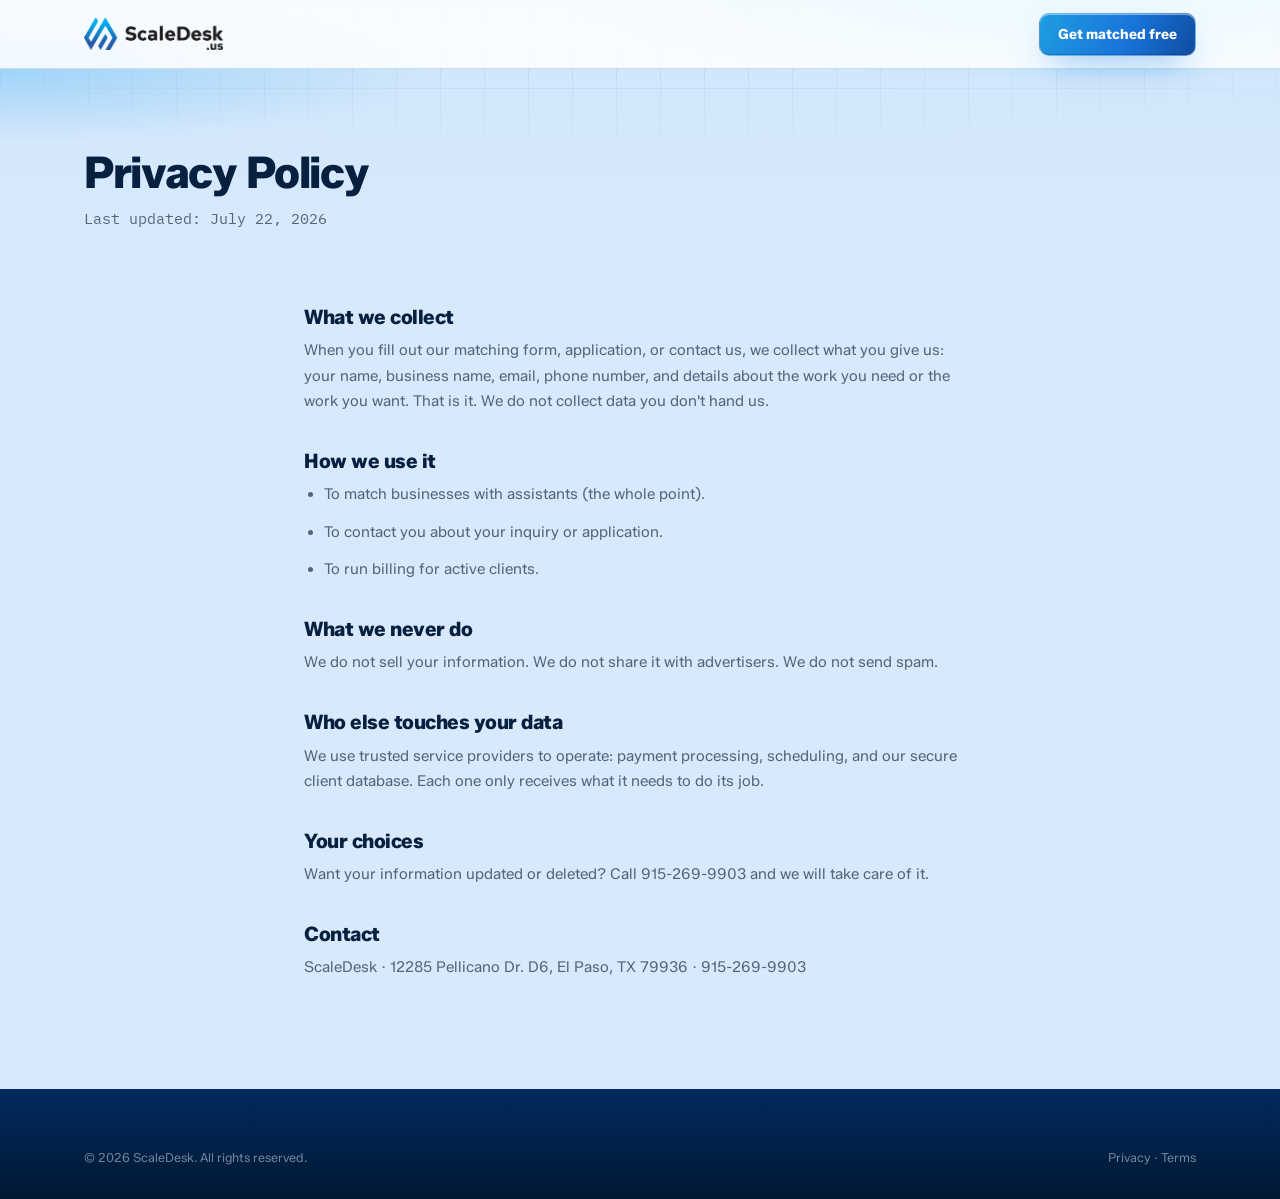
<file: privacy.html>
<!DOCTYPE html>
<html lang="en">
<head>
<meta charset="UTF-8">
<meta name="viewport" content="width=device-width, initial-scale=1.0">
<title>Privacy Policy | ScaleDesk</title>
<meta name="description" content="How ScaleDesk collects, uses, and protects your information.">
<meta name="robots" content="noindex,follow">
<link rel="icon" type="image/png" href="assets/favicon.png">
<link rel="preconnect" href="https://fonts.googleapis.com">
<link rel="preconnect" href="https://fonts.gstatic.com" crossorigin>
<link href="https://fonts.googleapis.com/css2?family=Zalando+Sans:ital,wght@0,400;0,500;0,600;0,700;0,800&family=IBM+Plex+Mono:wght@400;500&display=swap" rel="stylesheet">
<link rel="stylesheet" href="css/site.css?v=2">
<style>.legal-body{max-width:720px} .legal-body h2{font-size:20px;margin:36px 0 10px} .legal-body p,.legal-body li{color:var(--muted);font-size:15px;line-height:1.7;margin-bottom:12px} .legal-body ul{padding-left:20px}</style>
</head>
<body>
<header class="nav scrolled">
  <div class="nav-in">
    <a class="nav-logo" href="index.html"><img src="assets/logo-black.png" alt="ScaleDesk.us"></a>
    <a class="btn btn-primary btn-sm" href="https://app.scaledesk.us/get-matched">Get matched free</a>
  </div>
</header>
<main>
<section class="phero" style="padding-bottom:0"><div class="hero-bg"></div><div class="wrap"><h1 style="font-size:clamp(30px,4vw,44px)">Privacy Policy</h1>
<p class="lead" style="margin-top:10px;font-size:15px;font-family:var(--mono)">Last updated: July 22, 2026</p></div></section>
<section style="padding-top:40px"><div class="wrap legal-body">
<h2>What we collect</h2>
<p>When you fill out our matching form, application, or contact us, we collect what you give us: your name, business name, email, phone number, and details about the work you need or the work you want. That is it. We do not collect data you don't hand us.</p>
<h2>How we use it</h2>
<ul><li>To match businesses with assistants (the whole point).</li><li>To contact you about your inquiry or application.</li><li>To run billing for active clients.</li></ul>
<h2>What we never do</h2>
<p>We do not sell your information. We do not share it with advertisers. We do not send spam.</p>
<h2>Who else touches your data</h2>
<p>We use trusted service providers to operate: payment processing, scheduling, and our secure client database. Each one only receives what it needs to do its job.</p>
<h2>Your choices</h2>
<p>Want your information updated or deleted? Call 915-269-9903 and we will take care of it.</p>
<h2>Contact</h2>
<p>ScaleDesk · 12285 Pellicano Dr. D6, El Paso, TX 79936 · 915-269-9903</p>
</div></section>
</main>
<footer>
  <div class="wrap legal" style="border:0;margin-top:0;padding-top:0">
    <span>© 2026 ScaleDesk. All rights reserved.</span>
    <span><a href="privacy.html">Privacy</a> · <a href="terms.html">Terms</a></span>
  </div>
</footer>
</body>
</html>
</file>
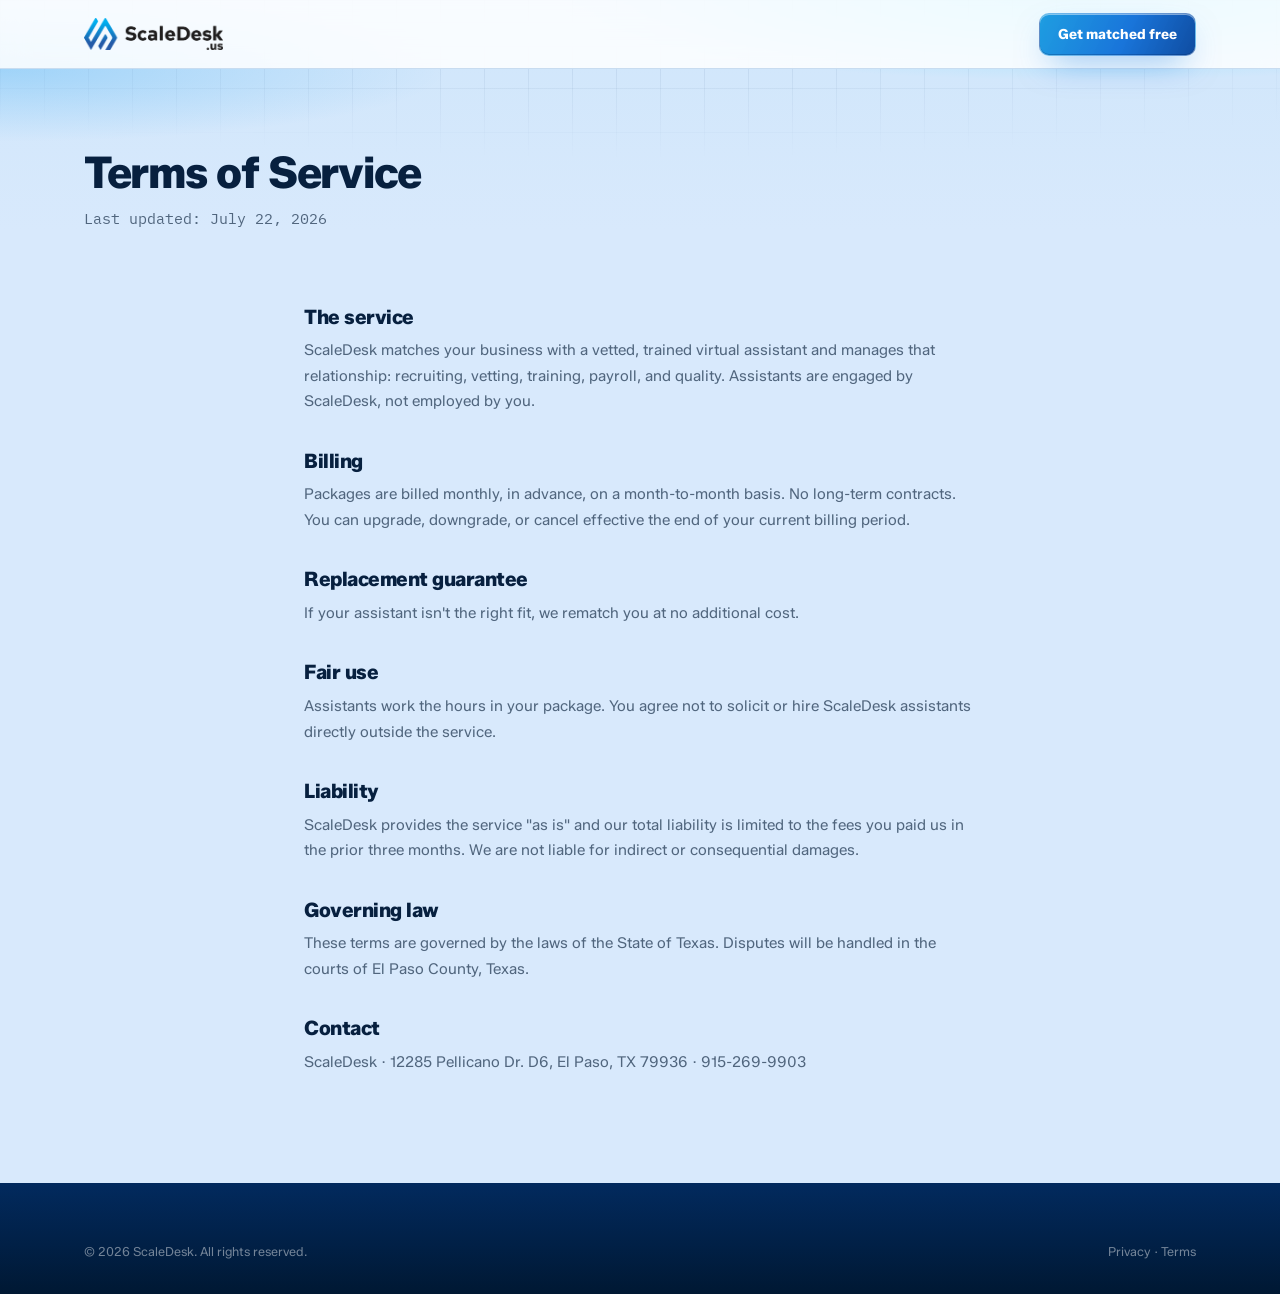
<file: terms.html>
<!DOCTYPE html>
<html lang="en">
<head>
<meta charset="UTF-8">
<meta name="viewport" content="width=device-width, initial-scale=1.0">
<title>Terms of Service | ScaleDesk</title>
<meta name="description" content="The terms that govern ScaleDesk's virtual assistant service.">
<meta name="robots" content="noindex,follow">
<link rel="icon" type="image/png" href="assets/favicon.png">
<link rel="preconnect" href="https://fonts.googleapis.com">
<link rel="preconnect" href="https://fonts.gstatic.com" crossorigin>
<link href="https://fonts.googleapis.com/css2?family=Zalando+Sans:ital,wght@0,400;0,500;0,600;0,700;0,800&family=IBM+Plex+Mono:wght@400;500&display=swap" rel="stylesheet">
<link rel="stylesheet" href="css/site.css?v=2">
<style>.legal-body{max-width:720px} .legal-body h2{font-size:20px;margin:36px 0 10px} .legal-body p,.legal-body li{color:var(--muted);font-size:15px;line-height:1.7;margin-bottom:12px} .legal-body ul{padding-left:20px}</style>
</head>
<body>
<header class="nav scrolled">
  <div class="nav-in">
    <a class="nav-logo" href="index.html"><img src="assets/logo-black.png" alt="ScaleDesk.us"></a>
    <a class="btn btn-primary btn-sm" href="https://app.scaledesk.us/get-matched">Get matched free</a>
  </div>
</header>
<main>
<section class="phero" style="padding-bottom:0"><div class="hero-bg"></div><div class="wrap"><h1 style="font-size:clamp(30px,4vw,44px)">Terms of Service</h1>
<p class="lead" style="margin-top:10px;font-size:15px;font-family:var(--mono)">Last updated: July 22, 2026</p></div></section>
<section style="padding-top:40px"><div class="wrap legal-body">
<h2>The service</h2>
<p>ScaleDesk matches your business with a vetted, trained virtual assistant and manages that relationship: recruiting, vetting, training, payroll, and quality. Assistants are engaged by ScaleDesk, not employed by you.</p>
<h2>Billing</h2>
<p>Packages are billed monthly, in advance, on a month-to-month basis. No long-term contracts. You can upgrade, downgrade, or cancel effective the end of your current billing period.</p>
<h2>Replacement guarantee</h2>
<p>If your assistant isn't the right fit, we rematch you at no additional cost.</p>
<h2>Fair use</h2>
<p>Assistants work the hours in your package. You agree not to solicit or hire ScaleDesk assistants directly outside the service.</p>
<h2>Liability</h2>
<p>ScaleDesk provides the service "as is" and our total liability is limited to the fees you paid us in the prior three months. We are not liable for indirect or consequential damages.</p>
<h2>Governing law</h2>
<p>These terms are governed by the laws of the State of Texas. Disputes will be handled in the courts of El Paso County, Texas.</p>
<h2>Contact</h2>
<p>ScaleDesk · 12285 Pellicano Dr. D6, El Paso, TX 79936 · 915-269-9903</p>
</div></section>
</main>
<footer>
  <div class="wrap legal" style="border:0;margin-top:0;padding-top:0">
    <span>© 2026 ScaleDesk. All rights reserved.</span>
    <span><a href="privacy.html">Privacy</a> · <a href="terms.html">Terms</a></span>
  </div>
</footer>
</body>
</html>
</file>
<file: css/site.css>
/* ScaleDesk — light, welcoming, action-first. Brand: Zalando Sans, #00d2ff→#00419b, 30.3° geometry. */
:root{
  --mono:"IBM Plex Mono",ui-monospace,monospace;
  --bg:#d8e9fc;
  --surface:#ffffff;
  --ink:#07203f;
  --muted:#51667e;
  --faint:#8ba0b5;
  --cyan:#00d2ff;
  --blue:#0066d6;
  --deep:#00419b;
  --flame:#ff9100;
  --tint:#e2f2ff;
  --line:#c8dcf0;
  --grad:linear-gradient(115deg,#00d2ff,#0066d6 55%,#00419b);
  --grad-soft:linear-gradient(115deg,rgba(0,210,255,.14),rgba(0,102,214,.10) 55%,rgba(0,65,155,.08));
  --green:#008c37;
  --lime:#b4ff37;
  --grad-green:linear-gradient(115deg,#35d05f,#008c37);
  --shadow:0 24px 60px -28px rgba(0,80,180,.22);
  --shadow-sm:0 10px 30px -14px rgba(0,80,180,.18);
  --r:18px;
  --ease:cubic-bezier(.2,.7,.2,1);
}
*{margin:0;padding:0;box-sizing:border-box}
html{scroll-behavior:smooth}
body{
  font-family:"Zalando Sans","Inter",system-ui,sans-serif;
  background:var(--bg);color:var(--ink);
  -webkit-font-smoothing:antialiased;
  overflow-x:hidden;
  line-height:1.5;
}
img{max-width:100%;display:block}
a{color:inherit;text-decoration:none}
::selection{background:var(--cyan);color:#00294f}

.wrap{max-width:1160px;margin:0 auto;padding:0 24px}
section{padding:96px 0}
@media(max-width:768px){section{padding:64px 0}}

/* ---------- type ---------- */
h1{font-size:clamp(36px,4.6vw,56px);font-weight:800;letter-spacing:-.03em;line-height:1.06}
h2{font-size:clamp(28px,3.6vw,42px);font-weight:800;letter-spacing:-.025em;line-height:1.08}
h3{font-size:19px;font-weight:700}
.lead{font-size:18px;color:var(--muted);line-height:1.6}
.grad-text{background:var(--grad);-webkit-background-clip:text;background-clip:text;color:transparent}
.grad-text .w>i{background:var(--grad);-webkit-background-clip:text;background-clip:text;color:transparent}
.flame{color:var(--flame)}

/* ---------- nav ---------- */
.nav{position:fixed;top:0;left:0;right:0;z-index:50;transition:background .3s,box-shadow .3s,border-color .3s;border-bottom:1px solid transparent}
.nav.scrolled{background:rgba(255,255,255,.85);backdrop-filter:blur(14px);border-color:var(--line)}
.nav-in{max-width:1160px;margin:0 auto;padding:0 24px;height:68px;display:flex;align-items:center;justify-content:space-between;gap:16px}
.nav-logo img{height:32px;width:auto}
.nav-links{display:flex;gap:28px;font-size:14.5px;font-weight:600;color:var(--muted)}
.nav-links a{transition:color .2s;padding:6px 0;position:relative}
.nav-links a:hover,.nav-links a.active{color:var(--ink)}
.nav-links a.active::after{content:"";position:absolute;left:0;right:0;bottom:-2px;height:2px;border-radius:2px;background:var(--grad)}
@media(max-width:900px){.nav-links{display:none}}
.nav-burger{display:none;background:none;border:0;cursor:pointer;padding:8px}
.nav-burger span{display:block;width:22px;height:2px;background:var(--ink);margin:5px 0;border-radius:2px;transition:.25s}
@media(max-width:900px){.nav-burger{display:block}}
.nav-mobile{display:none;position:fixed;top:68px;left:0;right:0;z-index:49;background:#fff;border-bottom:1px solid var(--line);padding:12px 24px 20px;box-shadow:var(--shadow-sm)}
.nav-mobile.open{display:block}
.nav-mobile a{display:block;padding:12px 4px;font-weight:600;border-bottom:1px solid var(--line)}
.nav-mobile a:last-child{border:0}

/* ---------- buttons ---------- */
.btn{display:inline-flex;align-items:center;justify-content:center;gap:8px;font-weight:700;font-size:15px;border-radius:12px;padding:14px 26px;cursor:pointer;border:0;transition:transform .2s var(--ease),box-shadow .2s,filter .2s;white-space:nowrap}
.btn:active{transform:scale(.98)}
.btn-primary{background:linear-gradient(115deg,rgba(0,144,221,.88),rgba(0,102,214,.9) 55%,rgba(0,65,155,.94));color:#fff;
  backdrop-filter:blur(12px) saturate(160%);-webkit-backdrop-filter:blur(12px) saturate(160%);
  border:1px solid rgba(255,255,255,.35);
  box-shadow:inset 0 1px 0 rgba(255,255,255,.45),inset 0 -1px 0 rgba(0,30,80,.25),0 14px 34px -12px rgba(0,110,220,.55)}
.btn-primary:hover{transform:translateY(-2px);filter:brightness(1.07);box-shadow:inset 0 1px 0 rgba(255,255,255,.5),0 20px 44px -12px rgba(0,110,220,.6)}
.btn-ghost{background:rgba(255,255,255,.5);color:var(--ink);border:1px solid rgba(255,255,255,.75);
  backdrop-filter:blur(12px) saturate(140%);-webkit-backdrop-filter:blur(12px) saturate(140%);
  box-shadow:inset 0 1px 0 rgba(255,255,255,.8),0 8px 24px -12px rgba(0,80,180,.25)}
.btn-ghost:hover{border-color:rgba(0,102,214,.5);background:rgba(255,255,255,.7);transform:translateY(-2px)}
.btn-white{background:rgba(255,255,255,.2);color:#fff;border:1px solid rgba(255,255,255,.5);
  backdrop-filter:blur(12px) saturate(150%);-webkit-backdrop-filter:blur(12px) saturate(150%);
  box-shadow:inset 0 1px 0 rgba(255,255,255,.55),0 10px 30px -12px rgba(0,20,60,.4)}
.btn-white:hover{transform:translateY(-2px);background:rgba(255,255,255,.3)}
.btn-green{background:linear-gradient(115deg,rgba(18,162,74,.9),rgba(0,112,44,.94));color:#fff;
  backdrop-filter:blur(12px) saturate(160%);-webkit-backdrop-filter:blur(12px) saturate(160%);
  border:1px solid rgba(255,255,255,.35);
  box-shadow:inset 0 1px 0 rgba(255,255,255,.45),0 14px 34px -12px rgba(0,140,55,.5)}
.btn-green:hover{transform:translateY(-2px);filter:brightness(1.06)}
@media(prefers-reduced-transparency:reduce){
  .btn-primary{background:linear-gradient(115deg,#0090dd,#0066d6 55%,#00419b);backdrop-filter:none;-webkit-backdrop-filter:none}
  .btn-ghost{background:#fff;backdrop-filter:none;-webkit-backdrop-filter:none}
  .btn-white{background:#fff;color:var(--deep);backdrop-filter:none;-webkit-backdrop-filter:none}
  .btn-green{background:linear-gradient(115deg,#12a24a,#00702c);backdrop-filter:none;-webkit-backdrop-filter:none}
}
.btn-sm{padding:10px 18px;font-size:14px;border-radius:10px}

/* ---------- hero ---------- */
.hero{position:relative;padding:150px 0 80px;overflow:hidden}
@media(max-width:768px){.hero{padding:120px 0 56px}}
.hero-bg{position:absolute;inset:0;z-index:-1;background:
  radial-gradient(60% 50% at 85% 0%,rgba(0,210,255,.38),transparent 70%),
  radial-gradient(50% 45% at 0% 30%,rgba(0,150,240,.24),transparent 70%),
  linear-gradient(180deg,#cfe6fb,var(--bg))}
.hero-beam{position:absolute;z-index:-1;top:-10%;right:8%;width:220px;height:130%;transform:rotate(30.3deg);background:linear-gradient(180deg,rgba(0,210,255,.12),rgba(0,65,155,.05) 60%,transparent);border-radius:60px;pointer-events:none}
@media(max-width:900px){.hero-beam{display:none}}
.hero-grid{display:grid;grid-template-columns:1.05fr .95fr;gap:56px;align-items:center}
@media(max-width:900px){.hero-grid{grid-template-columns:1fr;gap:40px}}
.hero .lead{max-width:440px;margin-top:20px}
.hero-ctas{display:flex;flex-wrap:wrap;gap:14px;margin-top:30px}

/* stat strip: full-width band */
.statband{border-top:1px solid rgba(0,102,214,.22);border-bottom:1px solid rgba(0,102,214,.22);background:rgba(255,255,255,.45);backdrop-filter:blur(8px);-webkit-backdrop-filter:blur(8px)}
.stats{display:flex;gap:28px;flex-wrap:wrap;justify-content:space-between;padding:36px 0}
.stats b{display:block;font-size:clamp(30px,3.6vw,46px);font-weight:800;letter-spacing:-.02em;font-variant-numeric:tabular-nums}
.stats span{font-size:12.5px;color:var(--muted);font-family:var(--mono);letter-spacing:.05em}

/* ---------- matcher card ---------- */
.matcher{background:#fff;border:1px solid var(--line);border-radius:16px;padding:26px;box-shadow:var(--shadow);position:relative}
.matcher-head{display:flex;align-items:center;justify-content:space-between;margin-bottom:16px}
.matcher-head .t{font-weight:700;font-size:15px;display:flex;align-items:center;gap:8px}
.matcher-head .dot{width:8px;height:8px;border-radius:50%;background:var(--cyan);box-shadow:0 0 0 4px rgba(0,210,255,.18);animation:pulse 2s infinite}
@keyframes pulse{50%{box-shadow:0 0 0 7px rgba(0,210,255,.08)}}
.matcher-head .s{font-size:11px;color:var(--faint);font-weight:500;font-family:var(--mono);letter-spacing:.04em}
.mbars{display:flex;gap:6px;margin-bottom:20px}
.mbars i{height:4px;flex:1;border-radius:4px;background:var(--line);transition:background .3s}
.mbars i.on{background:var(--grad)}
.mq{font-weight:700;font-size:15.5px;margin-bottom:14px}
.chips{display:grid;grid-template-columns:1fr 1fr;gap:10px}
.chips.rows{grid-template-columns:1fr}
.chip{border:1px solid var(--line);background:#fff;border-radius:10px;padding:13px 14px;font-size:14px;font-weight:600;color:var(--ink);text-align:left;cursor:pointer;transition:.18s;font-family:inherit;display:flex;justify-content:space-between;align-items:center;gap:8px}
.chip:hover{border-color:var(--cyan);background:var(--tint)}
.chip.on{border-color:var(--blue);background:var(--tint);box-shadow:0 0 0 1px var(--blue) inset}
.chip small{color:var(--faint);font-weight:600}
.mhint{font-size:11.5px;color:var(--faint);margin-top:10px;font-family:var(--mono)}
.mnav{display:flex;justify-content:space-between;align-items:center;margin-top:20px}
.mback{background:none;border:0;font-family:inherit;font-weight:600;font-size:14px;color:var(--faint);cursor:pointer;transition:color .2s}
.mback:hover{color:var(--ink)}
.mback.hide{visibility:hidden}
.mnext{opacity:.4;pointer-events:none}
.mnext.ok{opacity:1;pointer-events:auto}
.mdone{text-align:center;padding:8px 4px}
.mdone .ok-ic{width:54px;height:54px;border-radius:18px;background:var(--grad);display:flex;align-items:center;justify-content:center;margin:0 auto 16px}
.mdone p.big{font-weight:800;font-size:19px}
.mdone p.sum{color:var(--muted);font-size:14px;margin-top:8px;line-height:1.55}
.mdone .plan{display:inline-flex;margin-top:14px;padding:8px 18px;border-radius:8px;background:var(--tint);color:var(--blue);font-weight:700;font-size:13.5px;border:1px solid rgba(0,102,214,.25)}
.mdone .btn{width:100%;margin-top:18px}
.mreset{background:none;border:0;font-family:inherit;font-size:12.5px;color:var(--faint);cursor:pointer;margin-top:12px}
.mreset:hover{color:var(--ink)}
.mpanel{animation:panelIn .32s var(--ease)}
@keyframes panelIn{from{opacity:0;transform:translateY(10px)}to{opacity:1;transform:none}}
[hidden]{display:none !important}

/* ---------- eyebrow chip ---------- */
.eyebrow{display:inline-flex;align-items:center;gap:9px;font-family:var(--mono);font-size:11px;font-weight:500;letter-spacing:.18em;color:var(--deep);background:rgba(255,255,255,.55);border:1px solid rgba(0,102,214,.28);border-radius:8px;padding:8px 14px;margin-bottom:24px;backdrop-filter:blur(8px);-webkit-backdrop-filter:blur(8px)}
.eyebrow .dot{width:7px;height:7px;border-radius:50%;background:var(--cyan);box-shadow:0 0 0 4px rgba(0,210,255,.18);animation:pulse 2s infinite}

/* ---------- photo trio ---------- */
.trio{display:grid;grid-template-columns:repeat(3,1fr);gap:18px}
@media(max-width:768px){.trio{grid-template-columns:1fr}}
.trio figure{margin:0}
.trio .im{border-radius:14px;overflow:hidden;box-shadow:var(--shadow-sm);position:relative}
.trio img{width:100%;aspect-ratio:4/3;object-fit:cover;display:block;transition:transform .5s var(--ease)}
.trio figure:hover img{transform:scale(1.045)}
.trio figcaption{font-family:var(--mono);font-size:11.5px;letter-spacing:.09em;color:var(--muted);padding:12px 2px 0;text-transform:uppercase}

/* ---------- marquee ---------- */
.tools{padding:44px 0;border-top:1px solid var(--line);border-bottom:1px solid var(--line);background:linear-gradient(180deg,#d3e6fa,#dfeafa)}
.tools p{text-align:center;font-size:11px;letter-spacing:.22em;text-transform:uppercase;color:var(--faint);font-weight:500;font-family:var(--mono);margin-bottom:20px}
.marquee-mask{overflow:hidden;-webkit-mask-image:linear-gradient(90deg,transparent,#000 12%,#000 88%,transparent);mask-image:linear-gradient(90deg,transparent,#000 12%,#000 88%,transparent)}
.marquee{display:flex;gap:56px;width:max-content;animation:mq 28s linear infinite;font-weight:700;font-size:19px;color:#7e9cc0;white-space:nowrap}
@keyframes mq{to{transform:translateX(-50%)}}

.tools .plus{margin-top:18px;margin-bottom:0;font-size:11px;letter-spacing:.14em}

/* ---------- tiles ---------- */
.tiles{display:grid;grid-template-columns:repeat(4,1fr);gap:16px}
@media(max-width:900px){.tiles{grid-template-columns:1fr 1fr}}
@media(max-width:560px){.tiles{grid-template-columns:1fr}}
.tile{background:#fff;border:1px solid var(--line);border-radius:14px;position:relative;overflow:hidden;padding:26px 22px;transition:transform .25s var(--ease),box-shadow .25s,border-color .25s}
.tile:hover{transform:translateY(-5px);box-shadow:var(--shadow-sm);border-color:rgba(0,150,255,.35)}
.tile .ic{width:46px;height:46px;border-radius:10px;background:var(--tint);display:flex;align-items:center;justify-content:center;margin-bottom:16px}
.tile .ic svg{width:22px;height:22px;stroke:var(--blue)}
.tile p{color:var(--muted);font-size:14.5px;margin-top:6px}

/* ---------- steps ---------- */
.steps{display:grid;grid-template-columns:repeat(3,1fr);gap:16px;counter-reset:step}
@media(max-width:900px){.steps{grid-template-columns:1fr}}
.step{background:#fff;border:1px solid var(--line);border-radius:14px;padding:30px 26px;position:relative;overflow:hidden}
.step::before{counter-increment:step;content:counter(step,decimal-leading-zero);position:absolute;top:18px;right:22px;font-size:44px;font-weight:800;letter-spacing:-.03em;background:var(--grad);-webkit-background-clip:text;background-clip:text;color:transparent;opacity:.22}
.step h3{margin-bottom:8px}
.step p{color:var(--muted);font-size:14.5px}

/* ---------- split ---------- */
.split{display:grid;grid-template-columns:1fr 1fr;gap:56px;align-items:center}
@media(max-width:900px){.split{grid-template-columns:1fr;gap:36px}}
.split .ph{border-radius:24px;overflow:hidden;box-shadow:var(--shadow);position:relative}
.split .ph::after{content:"";position:absolute;inset:0;background:linear-gradient(160deg,rgba(0,210,255,.10),transparent 45%)}
.checks{display:grid;gap:14px;margin-top:26px}
.checks li{list-style:none;display:flex;gap:12px;align-items:flex-start;font-weight:600;font-size:15.5px}
.checks li span{color:var(--muted);font-weight:400;display:block;font-size:14px;margin-top:2px}
.ck{flex:none;width:22px;height:22px;border-radius:8px;background:var(--grad);display:flex;align-items:center;justify-content:center;margin-top:1px}
.ck svg{width:12px;height:12px;stroke:#fff;stroke-width:3}
.checks.green .ck{background:var(--grad-green)}

/* ---------- section head ---------- */
.shead{max-width:640px;margin-bottom:44px}
.shead .lead{margin-top:14px}
.shead.center{margin-left:auto;margin-right:auto;text-align:center}

/* ---------- tabs ---------- */
.tabs{display:flex;gap:10px;flex-wrap:wrap;margin-bottom:28px}
.tab{border:1px solid var(--line);background:#fff;border-radius:10px;padding:10px 18px;font-family:inherit;font-size:14px;font-weight:700;color:var(--muted);cursor:pointer;transition:.2s}
.tab:hover{border-color:var(--cyan);color:var(--ink)}
.tab.on{background:var(--ink);border-color:var(--ink);color:#fff}
.tabpanel{background:#fff;border:1px solid var(--line);border-radius:14px;padding:30px;animation:panelIn .32s var(--ease)}
.tabpanel .taskchips{display:flex;flex-wrap:wrap;gap:10px;margin-top:18px}
.taskchips span{background:var(--tint);color:var(--deep);border:1px solid rgba(0,102,214,.18);border-radius:8px;padding:8px 14px;font-size:13.5px;font-weight:600}

/* ---------- pricing ---------- */
.slider-card{background:#fff;border:1px solid var(--line);border-radius:14px;padding:28px;max-width:620px;margin:0 auto 44px;box-shadow:var(--shadow-sm)}
.slider-card .row{display:flex;justify-content:space-between;font-size:14.5px;color:var(--muted);font-weight:600;margin-bottom:14px}
.slider-card .row b{color:var(--blue);font-size:16px}
input[type=range]{-webkit-appearance:none;appearance:none;width:100%;height:6px;border-radius:6px;background:linear-gradient(90deg,var(--cyan),var(--deep));outline:none}
input[type=range]::-webkit-slider-thumb{-webkit-appearance:none;width:26px;height:26px;border-radius:50%;background:#fff;border:3px solid var(--blue);box-shadow:0 4px 14px rgba(0,110,220,.4);cursor:pointer}
.slider-card .rec{text-align:center;margin-top:16px;font-size:14.5px;color:var(--muted)}
.slider-card .rec b{color:var(--ink)}
.plans{display:grid;grid-template-columns:repeat(3,1fr);gap:18px;align-items:stretch}
@media(max-width:900px){.plans{grid-template-columns:1fr}}
.plan{background:#fff;border:1px solid var(--line);border-radius:16px;padding:30px;display:flex;flex-direction:column;transition:transform .25s var(--ease),box-shadow .25s,border-color .25s;position:relative}
.plan.hot{border-color:rgba(0,102,214,.5);box-shadow:var(--shadow)}
.plan .pop{position:absolute;top:-13px;left:50%;transform:translateX(-50%);background:var(--grad);color:#fff;font-size:11.5px;font-weight:800;letter-spacing:.06em;padding:5px 14px;border-radius:999px}
.plan .sub{color:var(--faint);font-size:12px;margin-top:6px;font-family:var(--mono)}
.plan .price{font-size:38px;font-weight:800;letter-spacing:-.02em;margin-top:20px}
.plan .price small{font-size:15px;color:var(--faint);font-weight:600}
.plan .btn{margin-top:22px}
.plan ul{margin-top:22px;display:grid;gap:10px}
.plan li{list-style:none;font-size:14px;color:var(--muted);display:flex;gap:9px;align-items:flex-start}
.plan li::before{content:"";flex:none;width:16px;height:16px;margin-top:1px;border-radius:6px;background:var(--tint) url("data:image/svg+xml,%3Csvg xmlns='http://www.w3.org/2000/svg' viewBox='0 0 24 24' fill='none' stroke='%230066d6' stroke-width='3.5'%3E%3Cpath d='M20 6 9 17l-5-5'/%3E%3C/svg%3E") center/10px no-repeat}
.plan.lift{transform:translateY(-6px)}

/* ---------- faq ---------- */
.faq{max-width:720px;margin:0 auto}
.faq details{background:#fff;border:1px solid var(--line);border-radius:12px;margin-bottom:12px;overflow:hidden}
.faq summary{padding:20px 24px;font-weight:700;font-size:15.5px;cursor:pointer;list-style:none;display:flex;justify-content:space-between;align-items:center;gap:12px}
.faq summary::-webkit-details-marker{display:none}
.faq summary::after{content:"+";font-size:22px;font-weight:400;color:var(--blue);transition:transform .25s}
.faq details[open] summary::after{transform:rotate(45deg)}
.faq .a{padding:0 24px 20px;color:var(--muted);font-size:14.5px;line-height:1.65}

/* ---------- cta band ---------- */
.cta{position:relative;overflow:hidden;border-radius:20px;background:var(--grad);padding:72px 32px;text-align:center;color:#fff}
.cta::before{content:"";position:absolute;top:-40%;right:-6%;width:280px;height:180%;transform:rotate(30.3deg);background:rgba(255,255,255,.10);border-radius:60px}
.cta h2{color:#fff}
.cta p{color:rgba(255,255,255,.9);margin-top:12px;font-size:17px}
.cta .btn{margin-top:28px}
.cta .fine{font-size:13px;color:rgba(255,255,255,.75);margin-top:16px}
.cta.green{background:var(--grad-green)}

/* ---------- footer (deep brand blue: the dark end of the light-to-dark arc) ---------- */
footer{background:linear-gradient(180deg,#022a5e,#001833);padding:60px 0 32px;color:#fff}
.foot{display:flex;justify-content:space-between;gap:40px;flex-wrap:wrap}
.foot .col h4{font-size:13.5px;font-weight:800;margin-bottom:14px;color:#fff}
.foot .col a,.foot .col span{display:block;font-size:14px;color:rgba(255,255,255,.65);margin-bottom:9px;transition:color .2s}
.foot .col a:hover{color:#fff}
.foot-brand img{height:30px;margin-bottom:12px}
.foot-brand p{font-size:14px;color:rgba(255,255,255,.65);max-width:240px}
.legal{display:flex;justify-content:space-between;gap:12px;flex-wrap:wrap;font-size:12.5px;color:rgba(255,255,255,.45);border-top:1px solid rgba(255,255,255,.12);margin-top:40px;padding-top:22px}

/* ---------- language toggle ---------- */
.lang{display:inline-flex;border:1.5px solid var(--line);border-radius:999px;overflow:hidden;background:#fff}
.lang button{border:0;background:none;font-family:inherit;font-weight:700;font-size:13px;padding:8px 16px;cursor:pointer;color:var(--muted);transition:.2s}
.lang button.on{background:var(--ink);color:#fff}

/* ---------- blueprint grid texture ---------- */
.hero::after,.phero::after{content:"";position:absolute;inset:0;z-index:-1;pointer-events:none;
  background-image:linear-gradient(rgba(2,42,94,.08) 1px,transparent 1px),linear-gradient(90deg,rgba(2,42,94,.08) 1px,transparent 1px);
  background-size:44px 44px;
  -webkit-mask-image:radial-gradient(85% 75% at 50% 0%,#000 30%,transparent 92%);mask-image:radial-gradient(85% 75% at 50% 0%,#000 30%,transparent 92%)}
.statement::after{content:"";position:absolute;inset:0;pointer-events:none;
  background-image:linear-gradient(rgba(255,255,255,.05) 1px,transparent 1px),linear-gradient(90deg,rgba(255,255,255,.05) 1px,transparent 1px);
  background-size:44px 44px}
.phero{isolation:isolate}

/* ---------- tech accents ---------- */
.tile::before{content:"";position:absolute;top:0;left:0;right:0;height:2px;background:var(--grad);transform:scaleX(0);transform-origin:left;transition:transform .35s var(--ease)}
.tile:hover::before{transform:scaleX(1)}
.matcher::before{content:"";position:absolute;top:0;left:16px;right:16px;height:2px;border-radius:0 0 4px 4px;background:var(--grad)}
@media(min-width:900px){
  .steps{position:relative}
  .steps::before{content:"";position:absolute;top:44px;left:8%;right:8%;height:1px;background:linear-gradient(90deg,transparent,rgba(0,102,214,.3),transparent)}
  .step{z-index:1}
}

/* ---------- gradient blobs (animated auras) ---------- */
.blob{position:absolute;border-radius:50%;filter:blur(80px);pointer-events:none;z-index:-1}
.blob.b1{width:520px;height:520px;background:rgba(0,190,255,.5);top:-120px;right:-60px}
.blob.b2{width:420px;height:420px;background:rgba(0,102,214,.32);top:340px;left:-140px}
.blob.b3{width:300px;height:300px;background:rgba(0,210,255,.24);bottom:-80px;right:30%}

/* ---------- backend-matched gradient underline ---------- */
.uline{position:relative;display:inline-block;padding-bottom:12px}
.uline::after{content:"";position:absolute;left:2px;bottom:0;height:4px;width:72px;border-radius:4px;background:var(--grad);transform:scaleX(0);transform-origin:left;transition:transform .9s var(--ease) .2s}
.uline.in::after{transform:scaleX(1)}
.uline.green::after{background:var(--grad-green)}

/* ---------- tinted band ---------- */
.band{background:linear-gradient(180deg,#dfeefb,#eef5fc)}

/* ---------- deep-blue statement (brand poster moment) ---------- */
.statement{position:relative;overflow:hidden;padding:110px 0;background:
  radial-gradient(110% 130% at 85% -10%,#0a6fd6 0%,#00419b 48%,#022a5e 100%)}
.statement h2{color:#fff;font-size:clamp(34px,5vw,60px);max-width:820px}
.statement .flame{color:var(--flame)}
.statement p{color:rgba(255,255,255,.75);font-size:14px;font-weight:500;letter-spacing:.2em;text-transform:uppercase;margin-top:22px;font-family:var(--mono)}
.s-beam{position:absolute;top:-30%;right:6%;width:200px;height:170%;transform:rotate(30.3deg);background:linear-gradient(180deg,rgba(0,210,255,.25),rgba(255,255,255,.05));border-radius:60px;pointer-events:none}
.s-beam.two{right:22%;width:70px;background:linear-gradient(180deg,rgba(0,210,255,.16),transparent)}
.statement .ghost{position:absolute;left:0;right:0;bottom:-38px;font-size:clamp(90px,14vw,190px);font-weight:800;letter-spacing:-.04em;color:rgba(255,255,255,.05);white-space:nowrap;pointer-events:none;line-height:1}

/* ---------- button sheen ---------- */
.btn-primary,.btn-green,.btn-white{position:relative;overflow:hidden}
.btn-primary::after,.btn-green::after{content:"";position:absolute;top:0;bottom:0;left:-70%;width:45%;background:linear-gradient(105deg,transparent,rgba(255,255,255,.35),transparent);transform:skewX(-18deg);transition:left .55s var(--ease)}
.btn-primary:hover::after,.btn-green:hover::after{left:130%}

/* ---------- word reveal ---------- */
.w{display:inline-block;overflow:hidden;vertical-align:bottom}
.w>i{display:inline-block;font-style:normal;transform:translateY(110%)}
h1 .w{padding-bottom:.08em;margin-bottom:-.08em}

/* ---------- parallax media ---------- */
.split .ph{will-change:transform}
.split .ph img{will-change:transform;transform:scale(1.12)}

/* ---------- reveals ---------- */
.rv{opacity:0;transform:translateY(26px)}
@media(prefers-reduced-motion:reduce){
  .rv{opacity:1;transform:none}
  .marquee{animation:none}
  *,*::before,*::after{transition-duration:.01ms !important;animation-duration:.01ms !important}
}

/* page hero (interior pages) */
.phero{position:relative;padding:150px 0 40px;overflow:hidden}
@media(max-width:768px){.phero{padding:118px 0 24px}}
.phero .lead{max-width:560px;margin-top:18px}

/* ---------- hours toggle (pricing) ---------- */
.hrs-toggle{display:flex;gap:10px;justify-content:center;margin-top:6px}
.hrs{flex:1;max-width:240px;border:1px solid var(--line);background:#fff;border-radius:12px;padding:16px 18px;font-family:inherit;font-weight:800;font-size:26px;letter-spacing:-.02em;color:var(--ink);cursor:pointer;transition:.2s;line-height:1.1}
.hrs small{display:block;font-family:var(--mono);font-weight:500;font-size:11px;letter-spacing:.06em;color:var(--faint);margin-top:6px}
.hrs:hover{border-color:var(--cyan)}
.hrs.on{border-color:var(--blue);background:var(--tint);box-shadow:0 0 0 1px var(--blue) inset}
@media(max-width:700px){.plans[style*="repeat(2"]{grid-template-columns:1fr !important}}

/* ---------- onboarding timeline (first-30-days) ---------- */
.otl{position:relative;max-width:720px;margin:0 auto}
.otl-item{position:relative;padding-left:60px;padding-bottom:34px}
.otl-item:last-child{padding-bottom:0}
.otl-item::before{content:"";position:absolute;left:15px;top:34px;bottom:-34px;width:2px;background:linear-gradient(180deg,rgba(0,102,214,.32),rgba(0,102,214,.1))}
.otl-item:last-child::before{display:none}
.otl-dot{position:absolute;left:0;top:0;width:32px;height:32px;border-radius:10px;background:var(--grad);display:flex;align-items:center;justify-content:center;box-shadow:var(--shadow-sm);z-index:1}
.otl-dot svg{width:14px;height:14px;stroke:#fff;stroke-width:2.6;fill:none}
.otl-dot.milestone{background:var(--flame);box-shadow:0 10px 26px -10px rgba(255,145,0,.55)}
.otl-day{font-family:var(--mono);font-size:11px;letter-spacing:.09em;text-transform:uppercase;color:var(--blue);font-weight:700;margin-bottom:6px}
.otl-card{background:#fff;border:1px solid var(--line);border-radius:14px;padding:20px 22px;transition:transform .25s var(--ease),box-shadow .25s,border-color .25s}
.otl-card:hover{transform:translateY(-3px);box-shadow:var(--shadow-sm);border-color:rgba(0,150,255,.3)}
.otl-card h3{margin-bottom:6px}
.otl-card p{color:var(--muted);font-size:14.5px}
.otl-tag{display:inline-flex;align-items:center;gap:6px;margin-top:12px;font-family:var(--mono);font-size:11px;letter-spacing:.06em;text-transform:uppercase;color:var(--flame);font-weight:800}

/* ---------- handle grid (you vs. us contrast) ---------- */
.handle-grid{display:grid;grid-template-columns:.85fr 1.15fr;gap:22px;align-items:start}
@media(max-width:900px){.handle-grid{grid-template-columns:1fr}}
.handle-col{background:#fff;border:1px solid var(--line);border-radius:18px;padding:30px}
.handle-col h3{font-family:var(--mono);font-size:12.5px;letter-spacing:.1em;text-transform:uppercase;color:var(--faint);font-weight:700;margin-bottom:20px}
.handle-col.we{background:var(--tint);border-color:rgba(0,102,214,.25)}
.handle-col.we h3{color:var(--blue)}
.handle-col .checks{margin-top:0}
.handle-col .checks li{font-size:15px}

/* ---------- phone-number reassurance card ---------- */
.phone-card{background:#fff;border:1px solid var(--line);border-radius:24px;padding:64px 32px;text-align:center;box-shadow:var(--shadow);position:relative;overflow:hidden}
.phone-card::before{content:"";position:absolute;top:-40%;right:-8%;width:220px;height:170%;transform:rotate(30.3deg);background:var(--grad-soft);border-radius:60px;pointer-events:none}
.phone-card .ic{width:56px;height:56px;border-radius:16px;background:var(--grad);display:flex;align-items:center;justify-content:center;margin:0 auto 22px}
.phone-card .ic svg{width:26px;height:26px;stroke:#fff;stroke-width:2.2;fill:none}
.phone-card .lead{max-width:580px;margin:14px auto 0}
.phone-grid{display:grid;grid-template-columns:repeat(3,1fr);gap:18px;margin-top:40px;text-align:left}
@media(max-width:768px){.phone-grid{grid-template-columns:1fr}}
.phone-grid div{background:var(--tint);border:1px solid rgba(0,102,214,.16);border-radius:14px;padding:20px}
.phone-grid b{display:block;font-size:15px;margin-bottom:6px}
.phone-grid span{font-size:13.5px;color:var(--muted)}
</file>
